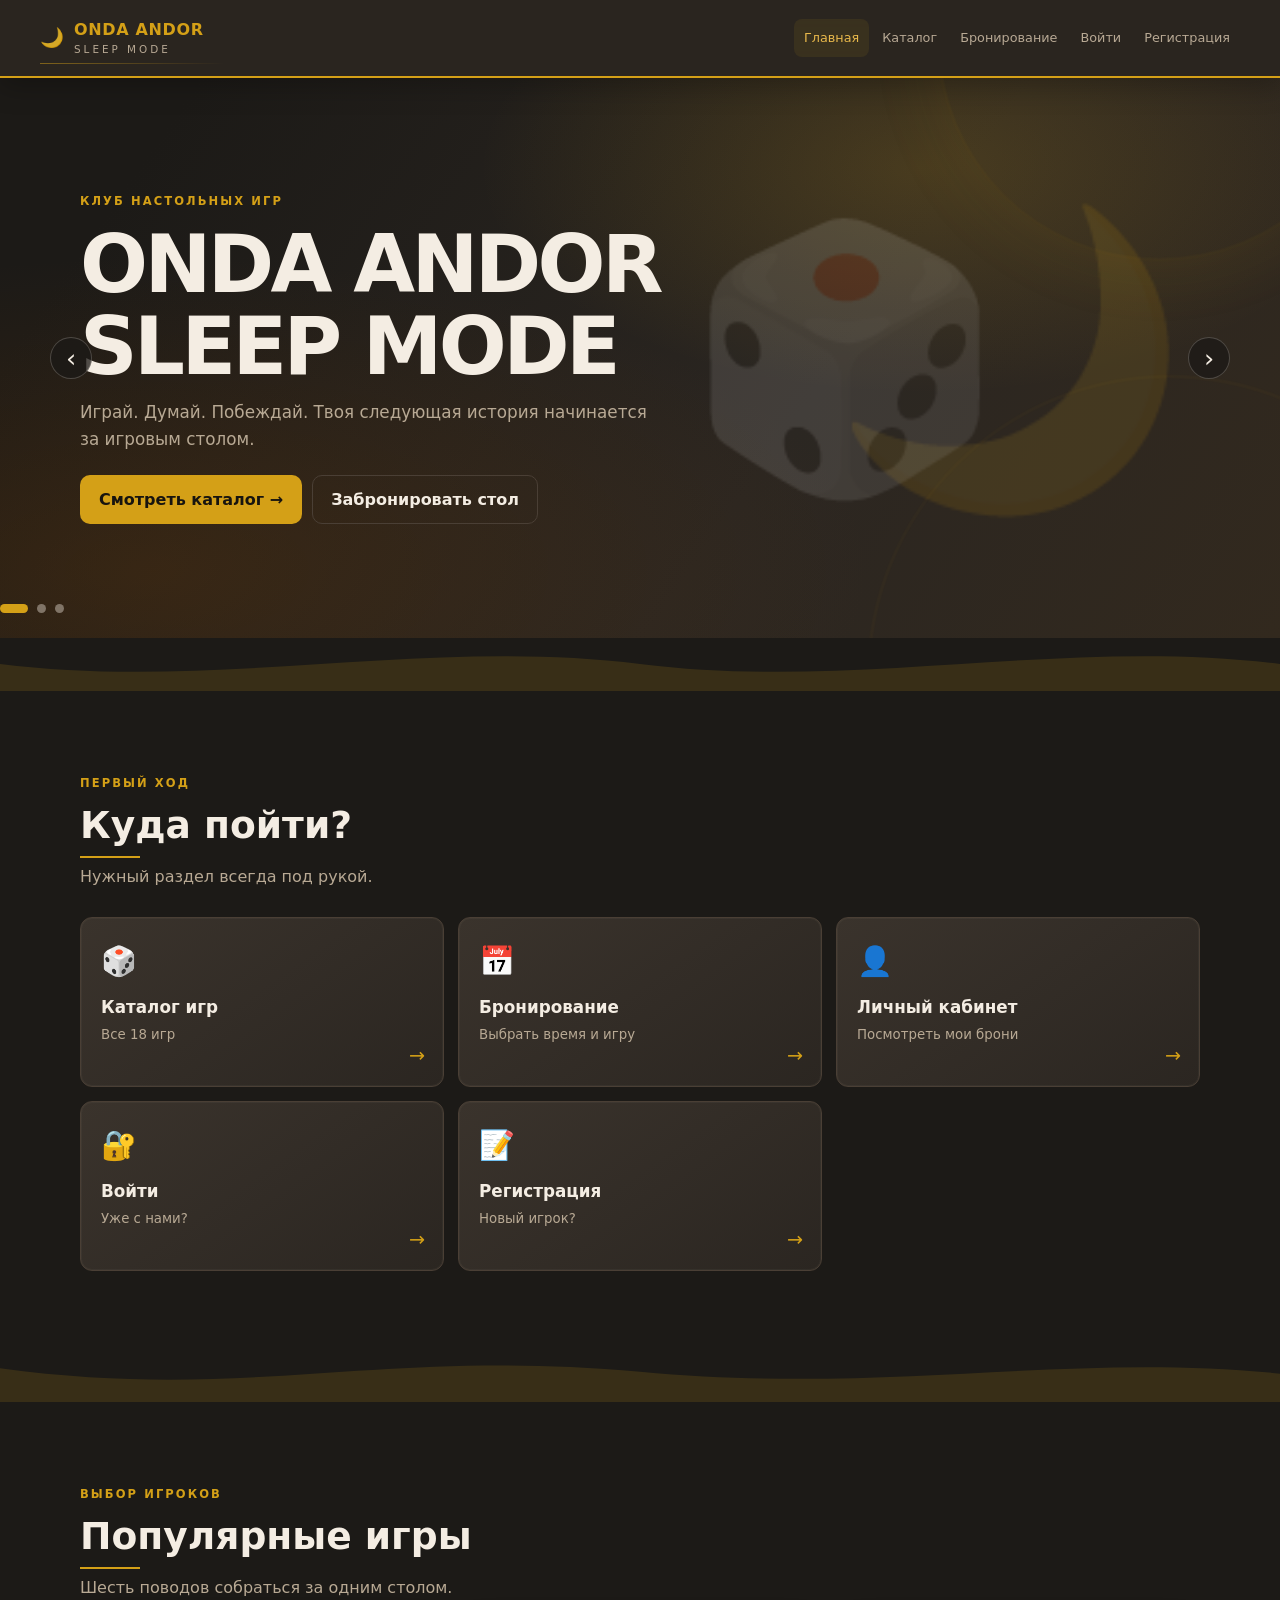
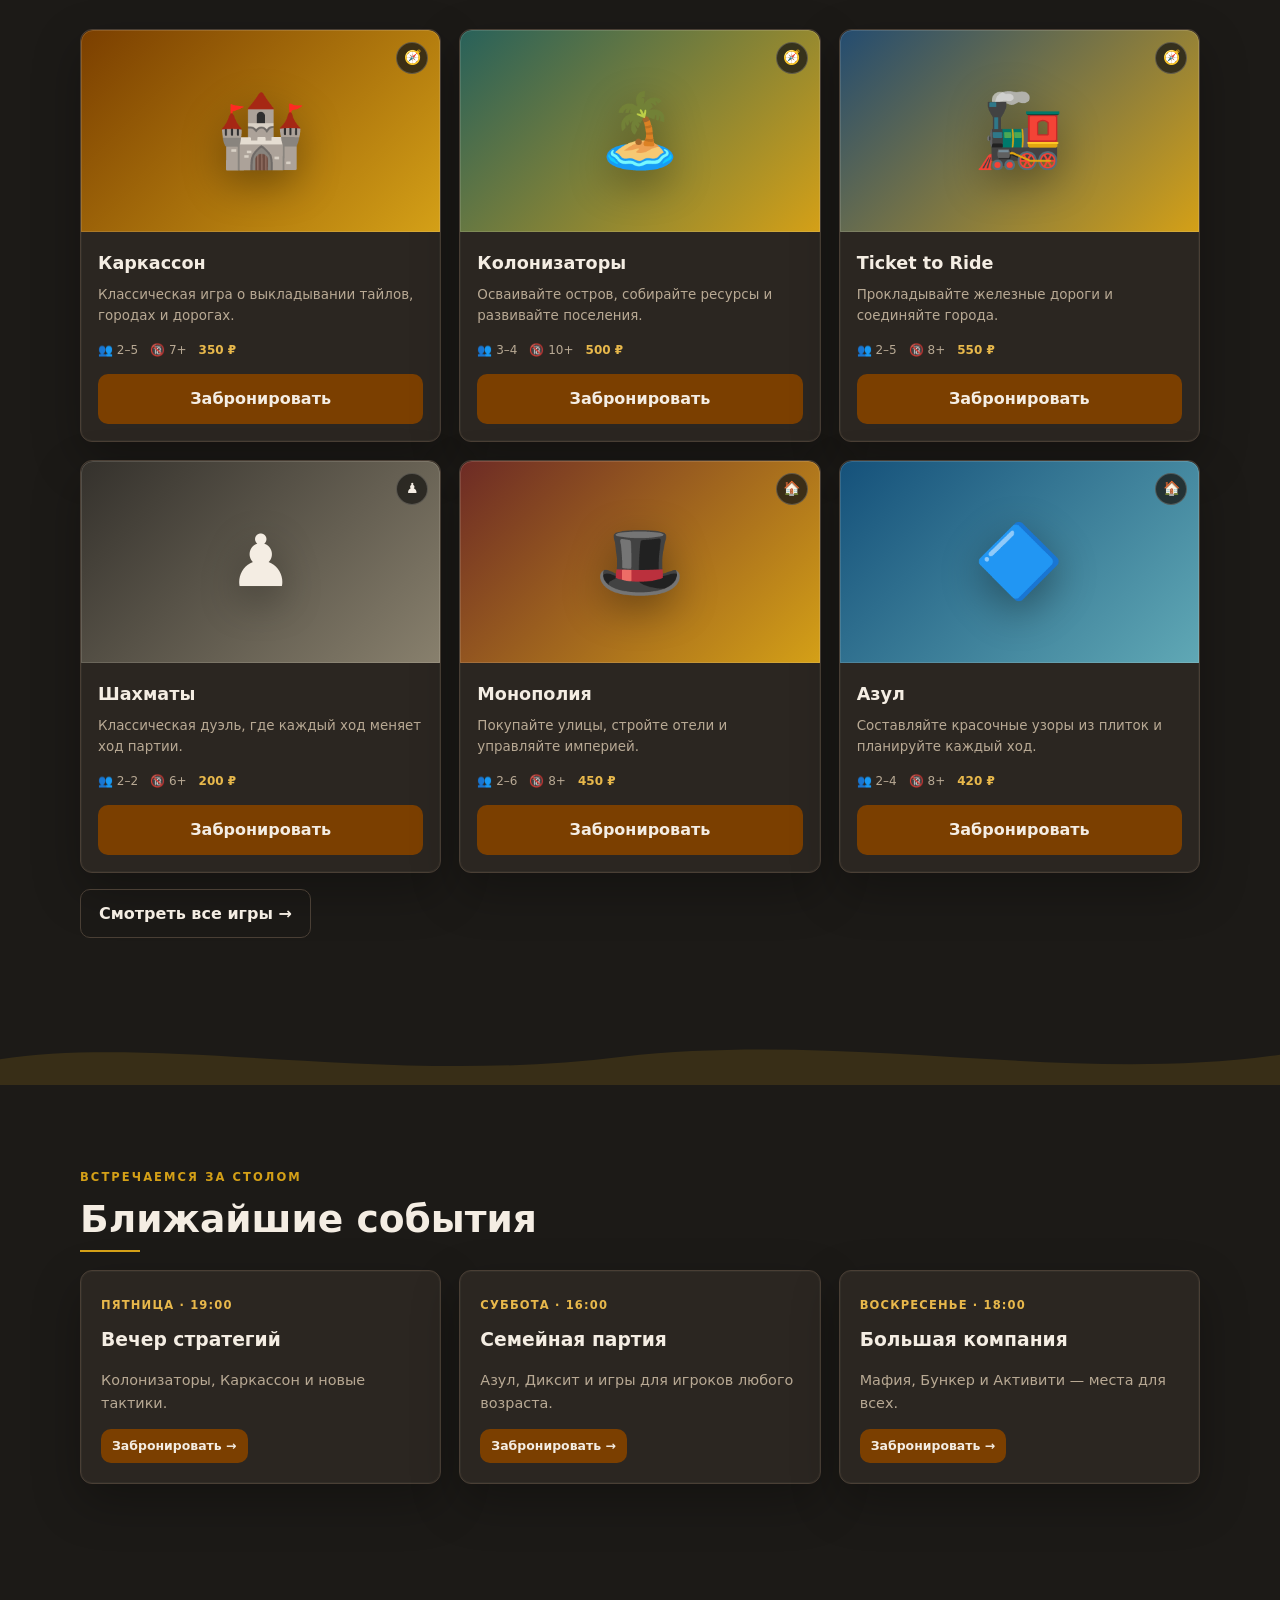
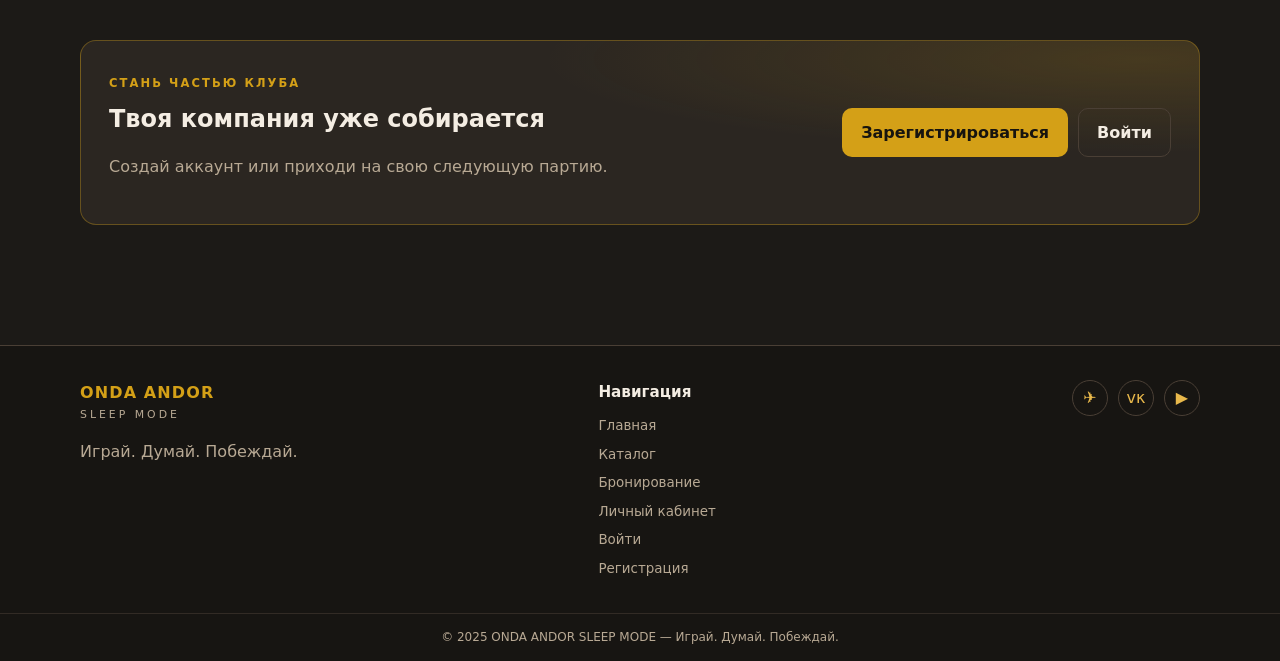
<file: уп мясников 4 курс/index.html>
<!doctype html>
<html lang="ru">
  <head>
    <meta charset="utf-8">
    <meta name="viewport" content="width=device-width, initial-scale=1">
    <meta name="theme-color" content="#1C1A17">
    <meta name="description" content="ONDA ANDOR SLEEP MODE — клуб настольных игр. Играй. Думай. Побеждай.">
    <title>ONDA ANDOR SLEEP MODE — Клуб настольных игр</title>
    <link rel="icon" href="data:image/svg+xml,%3Csvg xmlns='http://www.w3.org/2000/svg' viewBox='0 0 100 100'%3E%3Ctext y='.9em' font-size='90'%3E🎲%3C/text%3E%3C/svg%3E">
    <link rel="stylesheet" href="css/style.css">
    <script type="module" src="js/slider.js"></script>
  </head>
  <body>
    <div data-header></div>

    <main>
      <!-- ===== HERO / SLIDER ===== -->
      <section class="hero" aria-label="О клубе">
        <span class="hero-moon" aria-hidden="true">🌙</span>
        <button
          class="hero-control hero-prev"
          type="button"
          aria-label="Предыдущий слайд"
        >‹</button>
        <button
          class="hero-control hero-next"
          type="button"
          aria-label="Следующий слайд"
        >›</button>
        <div class="hero-inner">
          <div class="hero-slides" aria-live="polite">
            <article class="hero-slide is-active">
              <span class="slide-emblem" aria-hidden="true">🎲</span>
              <span class="eyebrow">Клуб настольных игр</span>
              <h1>ONDA ANDOR SLEEP MODE</h1>
              <p>Играй. Думай. Побеждай. Твоя следующая история начинается за игровым столом.</p>
              <div class="hero-actions">
                <a class="button button-accent" href="catalog.html">Смотреть каталог →</a>
                <a class="button button-ghost" href="booking.html">Забронировать стол</a>
              </div>
            </article>
            <article class="hero-slide">
              <span class="slide-emblem" aria-hidden="true">🏆</span>
              <span class="eyebrow">Твой ход</span>
              <h2>Играй. Думай. Побеждай.</h2>
              <p>Стратегии, семейные вечера и новые знакомства — выбирай свою партию.</p>
              <div class="hero-actions">
                <a class="button button-accent" href="catalog.html">Найти игру →</a>
                <a class="button button-ghost" href="booking.html">Забронировать стол</a>
              </div>
            </article>
            <article class="hero-slide">
              <span class="slide-emblem" aria-hidden="true">🎭</span>
              <span class="eyebrow">Коллекция клуба</span>
              <h2>18 игр — от классики до вечеринок</h2>
              <p>Для дуэли, семейного вечера и компании, которой мало одного стола.</p>
              <div class="hero-actions">
                <a class="button button-accent" href="catalog.html">Смотреть все игры →</a>
                <a class="button button-ghost" href="booking.html">Выбрать время</a>
              </div>
            </article>
          </div>
        </div>
        <div class="hero-dots" aria-label="Выбор слайда"></div>
      </section>

      <div class="wave-divider" aria-hidden="true">
        <svg viewBox="0 0 1440 80" preserveAspectRatio="none">
          <path fill="currentColor" d="M0,40 C240,80 480,0 720,40 C960,80 1200,0 1440,40 L1440,80 L0,80 Z"></path>
        </svg>
      </div>

      <!-- ===== QUICK LINKS ===== -->
      <section class="section quick-links" aria-labelledby="quick-title">
        <div class="container">
          <div class="section-heading">
            <span class="eyebrow">Первый ход</span>
            <h2 id="quick-title">Куда пойти?</h2>
            <p class="muted">Нужный раздел всегда под рукой.</p>
          </div>
          <div class="quick-grid" data-quicklinks></div>
        </div>
      </section>

      <div class="wave-divider" aria-hidden="true">
        <svg viewBox="0 0 1440 80" preserveAspectRatio="none">
          <path fill="currentColor" d="M0,30 C280,80 420,0 720,35 C1000,70 1200,5 1440,38 L1440,80 L0,80 Z"></path>
        </svg>
      </div>

      <!-- ===== POPULAR GAMES ===== -->
      <section class="section" aria-labelledby="popular-title">
        <div class="container">
          <div class="section-heading">
            <span class="eyebrow">Выбор игроков</span>
            <h2 id="popular-title">Популярные игры</h2>
            <p class="muted">Шесть поводов собраться за одним столом.</p>
          </div>
          <div class="game-grid" id="popular-games"></div>
          <p><a class="button button-ghost" href="catalog.html">Смотреть все игры →</a></p>
        </div>
      </section>

      <div class="wave-divider" aria-hidden="true">
        <svg viewBox="0 0 1440 80" preserveAspectRatio="none">
          <path fill="currentColor" d="M0,42 C180,5 440,82 700,38 C960,0 1200,80 1440,35 L1440,80 L0,80 Z"></path>
        </svg>
      </div>

      <!-- ===== EVENTS ===== -->
      <section class="section" aria-labelledby="events-title">
        <div class="container">
          <div class="section-heading">
            <span class="eyebrow">Встречаемся за столом</span>
            <h2 id="events-title">Ближайшие события</h2>
          </div>
          <div class="event-grid">
            <a class="event-card" href="booking.html">
              <span class="event-date">ПЯТНИЦА · 19:00</span>
              <h3>Вечер стратегий</h3>
              <p>Колонизаторы, Каркассон и новые тактики.</p>
              <span class="button button-small">Забронировать →</span>
            </a>
            <a class="event-card" href="booking.html">
              <span class="event-date">СУББОТА · 16:00</span>
              <h3>Семейная партия</h3>
              <p>Азул, Диксит и игры для игроков любого возраста.</p>
              <span class="button button-small">Забронировать →</span>
            </a>
            <a class="event-card" href="booking.html">
              <span class="event-date">ВОСКРЕСЕНЬЕ · 18:00</span>
              <h3>Большая компания</h3>
              <p>Мафия, Бункер и Активити — места для всех.</p>
              <span class="button button-small">Забронировать →</span>
            </a>
          </div>
        </div>
      </section>

      <!-- ===== JOIN THE CLUB ===== -->
      <section class="section">
        <div class="container">
          <div class="cta-panel">
            <div>
              <span class="eyebrow">Стань частью клуба</span>
              <h2>Твоя компания уже собирается</h2>
              <p class="muted">Создай аккаунт или приходи на свою следующую партию.</p>
            </div>
            <div class="hero-actions">
              <a class="button button-accent" href="register.html">Зарегистрироваться</a>
              <a class="button button-ghost" href="login.html">Войти</a>
            </div>
          </div>
        </div>
      </section>
    </main>

    <div data-footer></div>
  </body>
</html>
</file>
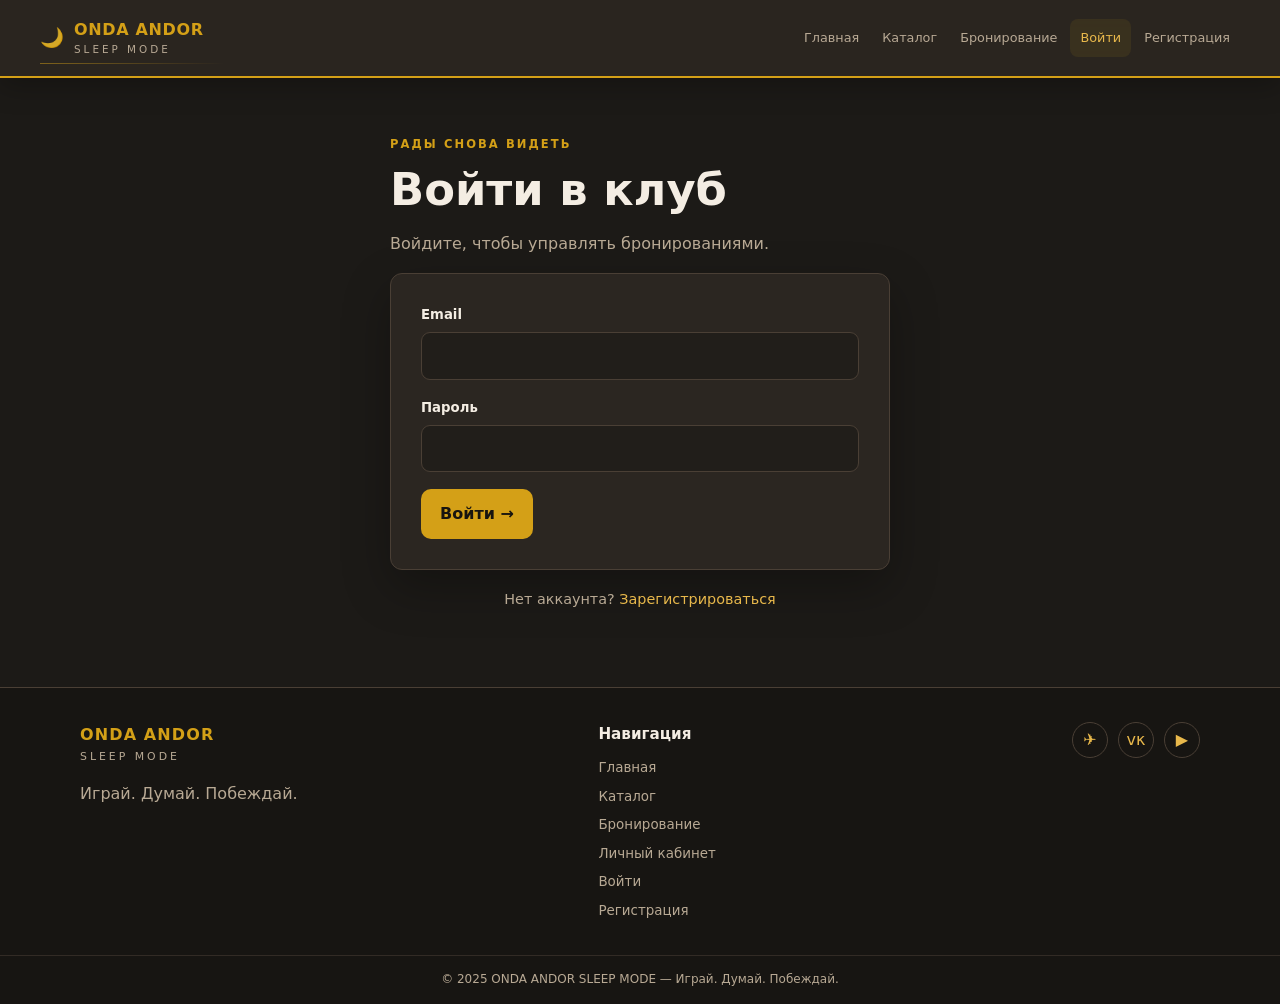
<file: уп мясников 4 курс/admin.html>
<!doctype html>
<html lang="ru">
  <head>
    <meta charset="utf-8">
    <meta name="viewport" content="width=device-width, initial-scale=1">
    <meta name="theme-color" content="#1C1A17">
    <title>ONDA ANDOR SLEEP MODE — Админ-панель</title>
    <link rel="icon" href="data:image/svg+xml,%3Csvg xmlns='http://www.w3.org/2000/svg' viewBox='0 0 100 100'%3E%3Ctext y='.9em' font-size='90'%3E🎲%3C/text%3E%3C/svg%3E">
    <link rel="stylesheet" href="css/style.css">
    <link rel="stylesheet" href="css/admin.css">
    <script type="module" src="js/admin.js"></script>
  </head>
  <body>
    <div data-header></div>
    <main class="container section">
      <span class="eyebrow">Управление клубом</span>
      <h1>ONDA ANDOR SLEEP MODE — Панель администратора</h1>

      <section class="admin-stats" aria-label="Статистика">
        <article class="stat-card"><strong id="stat-games">0</strong><span>Игр</span></article>
        <article class="stat-card"><strong id="stat-bookings">0</strong><span>Бронирований</span></article>
        <article class="stat-card"><strong id="stat-users">0</strong><span>Пользователей</span></article>
      </section>

      <div
        class="admin-tabs"
        role="tablist"
        aria-label="Разделы админ-панели"
      >
        <button
          class="admin-tab is-active"
          id="tab-games"
          type="button"
          role="tab"
          aria-selected="true"
          data-tab="games"
        >Игры</button>
        <button
          class="admin-tab"
          id="tab-bookings"
          type="button"
          role="tab"
          aria-selected="false"
          data-tab="bookings"
        >Бронирования</button>
        <button
          class="admin-tab"
          id="tab-users"
          type="button"
          role="tab"
          aria-selected="false"
          data-tab="users"
        >Пользователи</button>
      </div>

      <section
        class="admin-panel is-active"
        id="panel-games"
        role="tabpanel"
        aria-labelledby="tab-games"
      >
        <form
          class="form-card form-grid admin-game-form"
          id="game-form"
          novalidate
        >
          <h2 class="form-wide" id="game-form-title">Добавить игру</h2>
          <input type="hidden" name="id">
          <div class="field"><label for="game-title">Название</label><input id="game-title" name="title" required></div>
          <div class="field"><label for="game-genre">Жанр</label><input id="game-genre" name="genre" required></div>
          <div class="field"><label for="players-min">Игроков от</label><input id="players-min" name="playersMin" type="number" min="1" max="20" required></div>
          <div class="field"><label for="players-max">Игроков до</label><input id="players-max" name="playersMax" type="number" min="1" max="20" required></div>
          <div class="field"><label for="game-age">Возраст</label><input id="game-age" name="age" type="number" min="0" required></div>
          <div class="field"><label for="game-price">Цена (₽)</label><input id="game-price" name="price" type="number" min="0" required></div>
          <div class="field"><label for="game-emoji">Эмодзи</label><input id="game-emoji" name="emoji" value="🎲" maxlength="8"></div>
          <div class="field"><label for="game-gradient">Градиент CSS</label><input id="game-gradient" name="gradient" value="linear-gradient(135deg, #7B3F00, #D4A017)" required></div>
          <div class="field form-wide"><label for="game-description">Описание</label><textarea id="game-description" name="description"></textarea></div>
          <div class="form-wide">
            <button class="button button-accent" type="submit">Сохранить игру</button>
            <button
              class="button button-ghost is-hidden"
              id="game-cancel"
              type="button"
            >Отмена</button>
          </div>
        </form>
        <div class="table-wrap">
          <table class="admin-table">
            <thead><tr><th>Игра</th><th>Жанр</th><th>Игроки</th><th>Возраст</th><th>Цена</th><th>Действия</th></tr></thead>
            <tbody id="games-table"></tbody>
          </table>
        </div>
      </section>

      <section
        class="admin-panel"
        id="panel-bookings"
        role="tabpanel"
        aria-labelledby="tab-bookings"
      >
        <div class="table-wrap">
          <table class="admin-table">
            <thead><tr><th>Номер</th><th>Клиент</th><th>Дата и время</th><th>Гости</th><th>Игра</th><th>Статус</th><th>Действия</th></tr></thead>
            <tbody id="bookings-table"></tbody>
          </table>
        </div>
      </section>

      <section
        class="admin-panel"
        id="panel-users"
        role="tabpanel"
        aria-labelledby="tab-users"
      >
        <div class="table-wrap">
          <table class="admin-table">
            <thead><tr><th>Имя</th><th>Email</th><th>Телефон</th><th>Роль</th><th>Действия</th></tr></thead>
            <tbody id="users-table"></tbody>
          </table>
        </div>
      </section>
    </main>
    <div data-footer></div>
  </body>
</html>
</file>
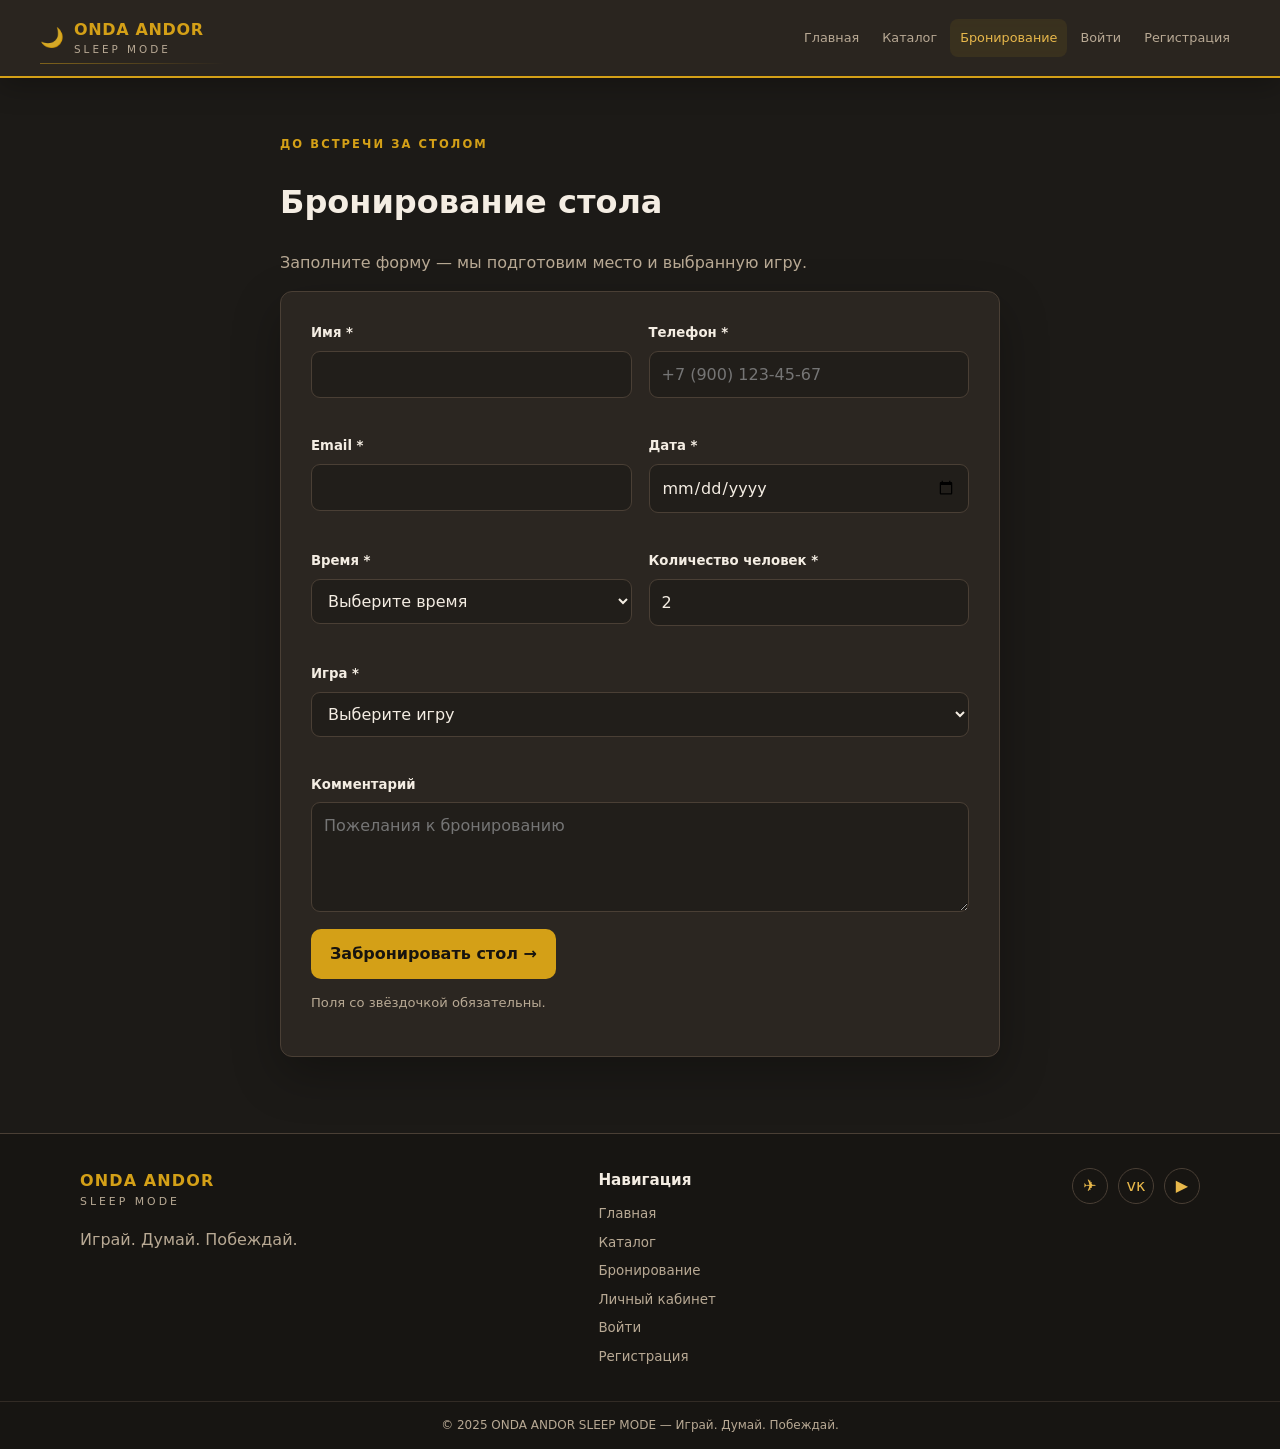
<file: уп мясников 4 курс/booking.html>
<!doctype html>
<html lang="ru">
  <head>
    <meta charset="utf-8">
    <meta name="viewport" content="width=device-width, initial-scale=1">
    <meta name="theme-color" content="#1C1A17">
    <title>ONDA ANDOR SLEEP MODE — Бронирование стола</title>
    <link rel="icon" href="data:image/svg+xml,%3Csvg xmlns='http://www.w3.org/2000/svg' viewBox='0 0 100 100'%3E%3Ctext y='.9em' font-size='90'%3E🎲%3C/text%3E%3C/svg%3E">
    <link rel="stylesheet" href="css/style.css">
    <script type="module" src="js/booking.js"></script>
  </head>
  <body>
    <div data-header></div>
    <main class="booking-wrap">
      <span class="eyebrow">До встречи за столом</span>
      <h1>Бронирование стола</h1>
      <p class="muted">Заполните форму — мы подготовим место и выбранную игру.</p>

      <form
        class="form-card form-grid"
        id="booking-form"
        novalidate
      >
        <div class="field">
          <label for="name">Имя *</label>
          <input
            id="name"
            name="name"
            autocomplete="name"
            required
            aria-describedby="name-error"
          >
          <span class="field-error" id="name-error"></span>
        </div>
        <div class="field">
          <label for="phone">Телефон *</label>
          <input
            id="phone"
            name="phone"
            type="tel"
            placeholder="+7 (900) 123-45-67"
            autocomplete="tel"
            required
            aria-describedby="phone-error"
          >
          <span class="field-error" id="phone-error"></span>
        </div>
        <div class="field">
          <label for="email">Email *</label>
          <input
            id="email"
            name="email"
            type="email"
            autocomplete="email"
            required
            aria-describedby="email-error"
          >
          <span class="field-error" id="email-error"></span>
        </div>
        <div class="field">
          <label for="date">Дата *</label>
          <input
            id="date"
            name="date"
            type="date"
            required
            aria-describedby="date-error"
          >
          <span class="field-error" id="date-error"></span>
        </div>
        <div class="field">
          <label for="time">Время *</label>
          <select
            id="time"
            name="time"
            required
            aria-describedby="time-error"
          >
            <option value="">Выберите время</option>
            <option value="12:00">12:00</option>
            <option value="14:00">14:00</option>
            <option value="16:00">16:00</option>
            <option value="18:00">18:00</option>
            <option value="20:00">20:00</option>
          </select>
          <span class="field-error" id="time-error"></span>
        </div>
        <div class="field">
          <label for="people">Количество человек *</label>
          <input
            id="people"
            name="people"
            type="number"
            min="1"
            max="12"
            value="2"
            required
            aria-describedby="people-error"
          >
          <span class="field-error" id="people-error"></span>
        </div>
        <div class="field form-wide">
          <label for="game">Игра *</label>
          <select
            id="game"
            name="game"
            required
            aria-describedby="game-error"
          >
            <option value="">Выберите игру</option>
          </select>
          <span class="field-error" id="game-error"></span>
        </div>
        <div class="field form-wide">
          <label for="comment">Комментарий</label>
          <textarea
            id="comment"
            name="comment"
            placeholder="Пожелания к бронированию"
          ></textarea>
        </div>
        <div class="form-wide">
          <button class="button button-accent" type="submit">Забронировать стол →</button>
          <p class="form-note">Поля со звёздочкой обязательны.</p>
          <div id="booking-result" aria-live="polite"></div>
        </div>
      </form>
    </main>
    <div data-footer></div>
  </body>
</html>
</file>
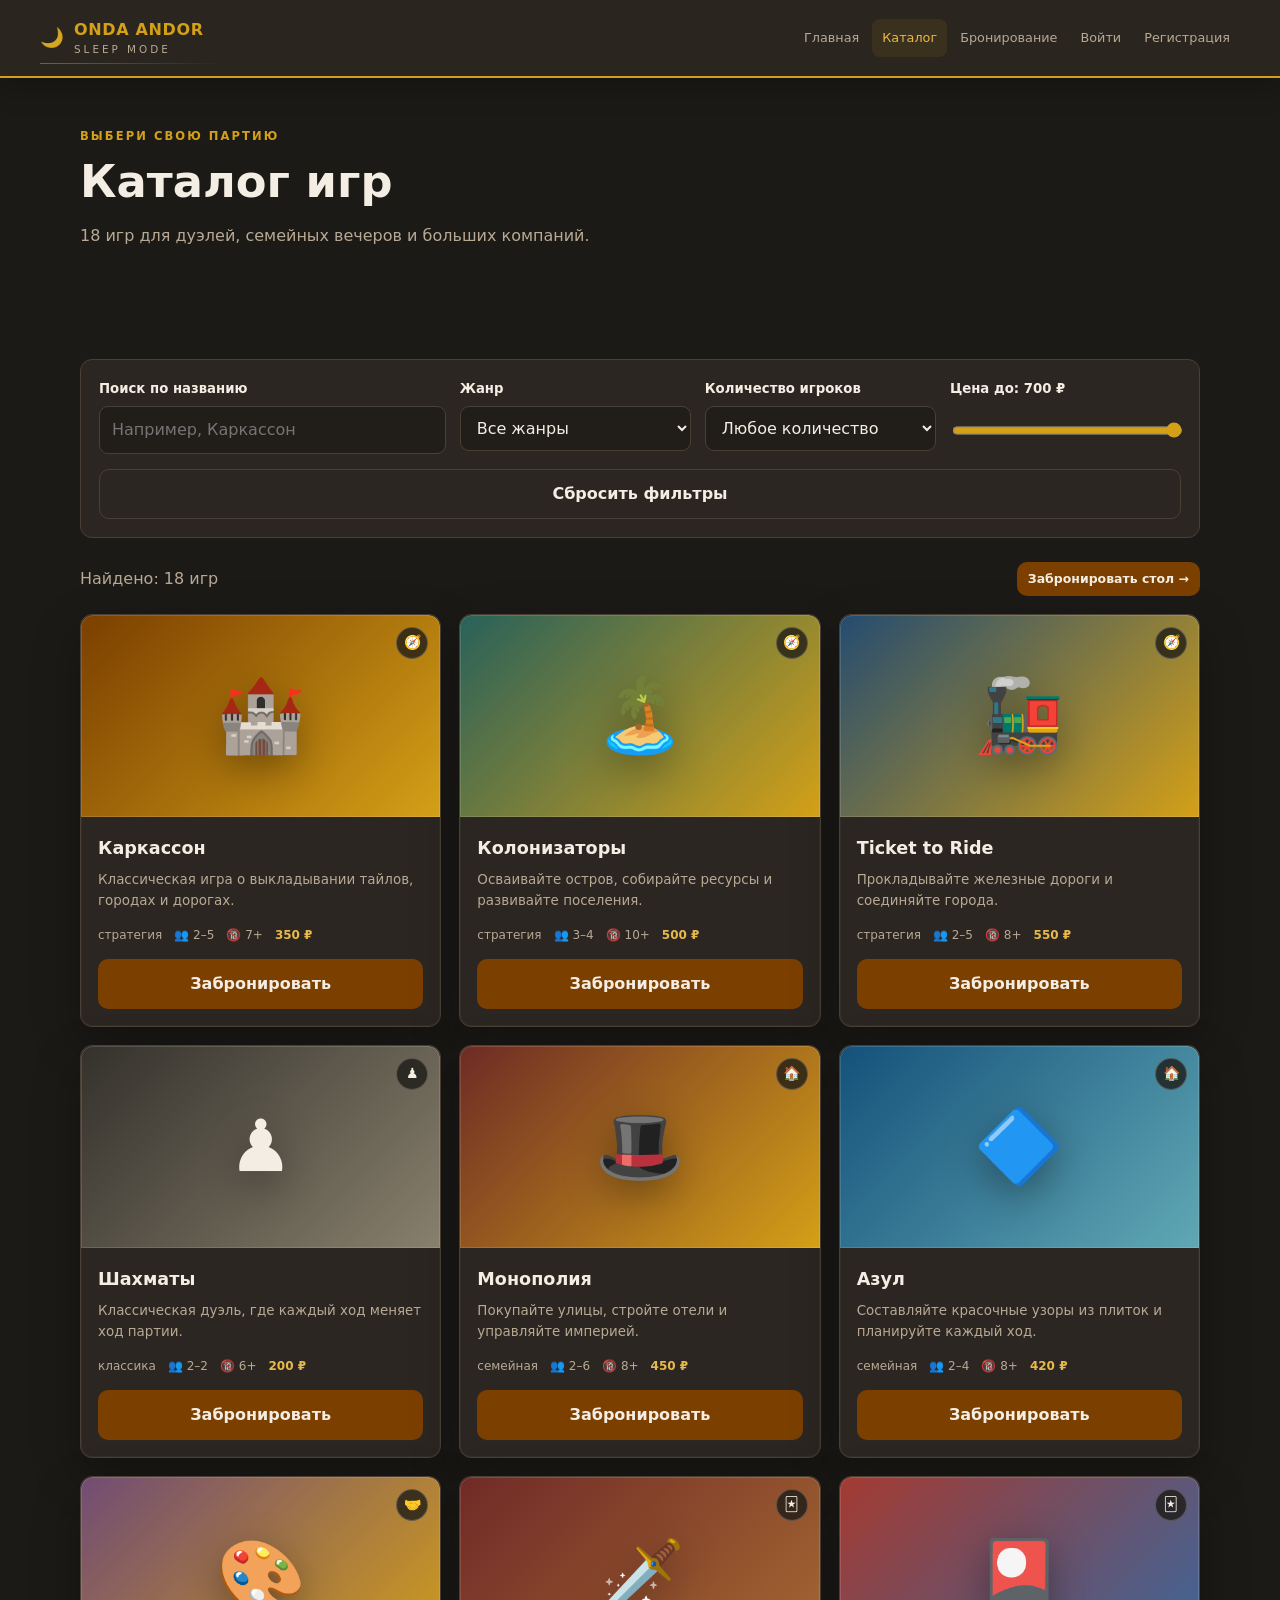
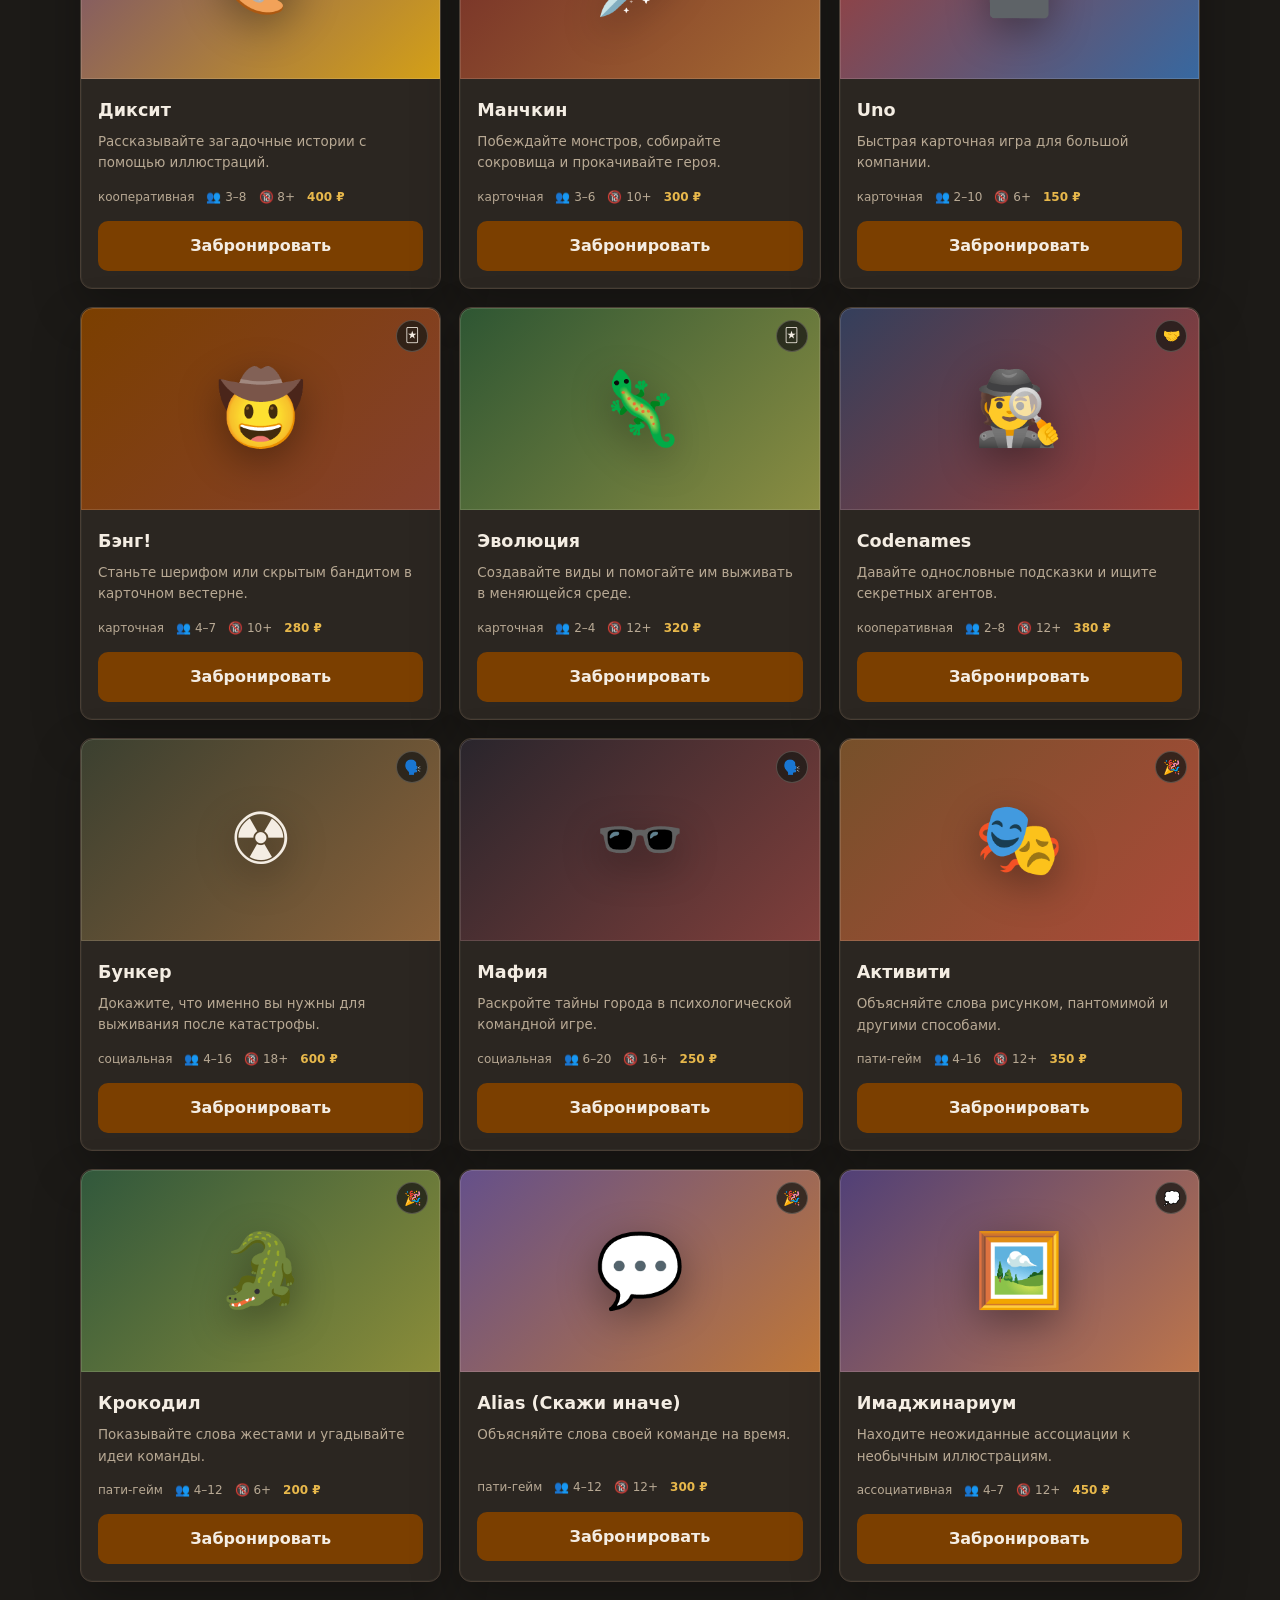
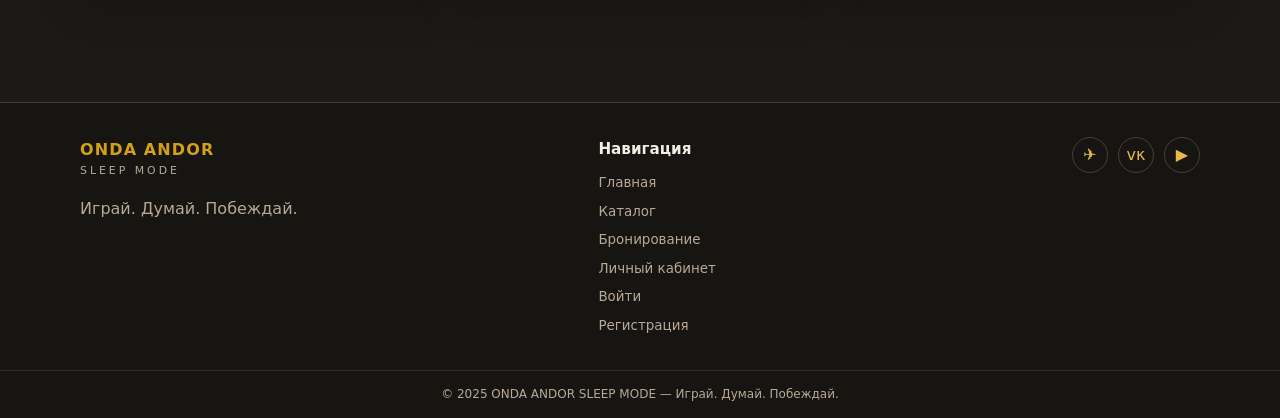
<file: уп мясников 4 курс/catalog.html>
<!doctype html>
<html lang="ru">
  <head>
    <meta charset="utf-8">
    <meta name="viewport" content="width=device-width, initial-scale=1">
    <meta name="theme-color" content="#1C1A17">
    <title>ONDA ANDOR SLEEP MODE — Каталог игр</title>
    <link rel="icon" href="data:image/svg+xml,%3Csvg xmlns='http://www.w3.org/2000/svg' viewBox='0 0 100 100'%3E%3Ctext y='.9em' font-size='90'%3E🎲%3C/text%3E%3C/svg%3E">
    <link rel="stylesheet" href="css/style.css">
    <script type="module" src="js/catalog.js"></script>
  </head>
  <body>
    <div data-header></div>
    <main>
      <section class="page-intro container">
        <span class="eyebrow">Выбери свою партию</span>
        <h1>Каталог игр</h1>
        <p>18 игр для дуэлей, семейных вечеров и больших компаний.</p>
      </section>

      <section class="section" aria-label="Фильтры каталога">
        <div class="container">
          <form class="filter-bar" id="catalog-filters">
            <div class="field">
              <label for="search">Поиск по названию</label>
              <input
                id="search"
                name="search"
                type="search"
                placeholder="Например, Каркассон"
              >
            </div>
            <div class="field">
              <label for="genre">Жанр</label>
              <select id="genre" name="genre">
                <option value="">Все жанры</option>
              </select>
            </div>
            <div class="field">
              <label for="players">Количество игроков</label>
              <select id="players" name="players">
                <option value="">Любое количество</option>
                <option value="2">2 игрока</option>
                <option value="3-4">3–4 игрока</option>
                <option value="5-8">5–8 игроков</option>
                <option value="9+">9 и более</option>
              </select>
            </div>
            <div class="field">
              <label for="price">Цена до: <span id="price-value">700 ₽</span></label>
              <input
                id="price"
                name="price"
                type="range"
                min="100"
                max="700"
                step="10"
                value="700"
              >
            </div>
            <button class="button button-ghost form-wide" type="reset">Сбросить фильтры</button>
          </form>

          <div class="catalog-tools">
            <span
              class="muted"
              id="results-count"
              aria-live="polite"
            >Найдено: 0 игр</span>
            <a class="button button-small" href="booking.html">Забронировать стол →</a>
          </div>
          <div class="game-grid" id="catalog-games"></div>
        </div>
      </section>
    </main>
    <div data-footer></div>
  </body>
</html>
</file>
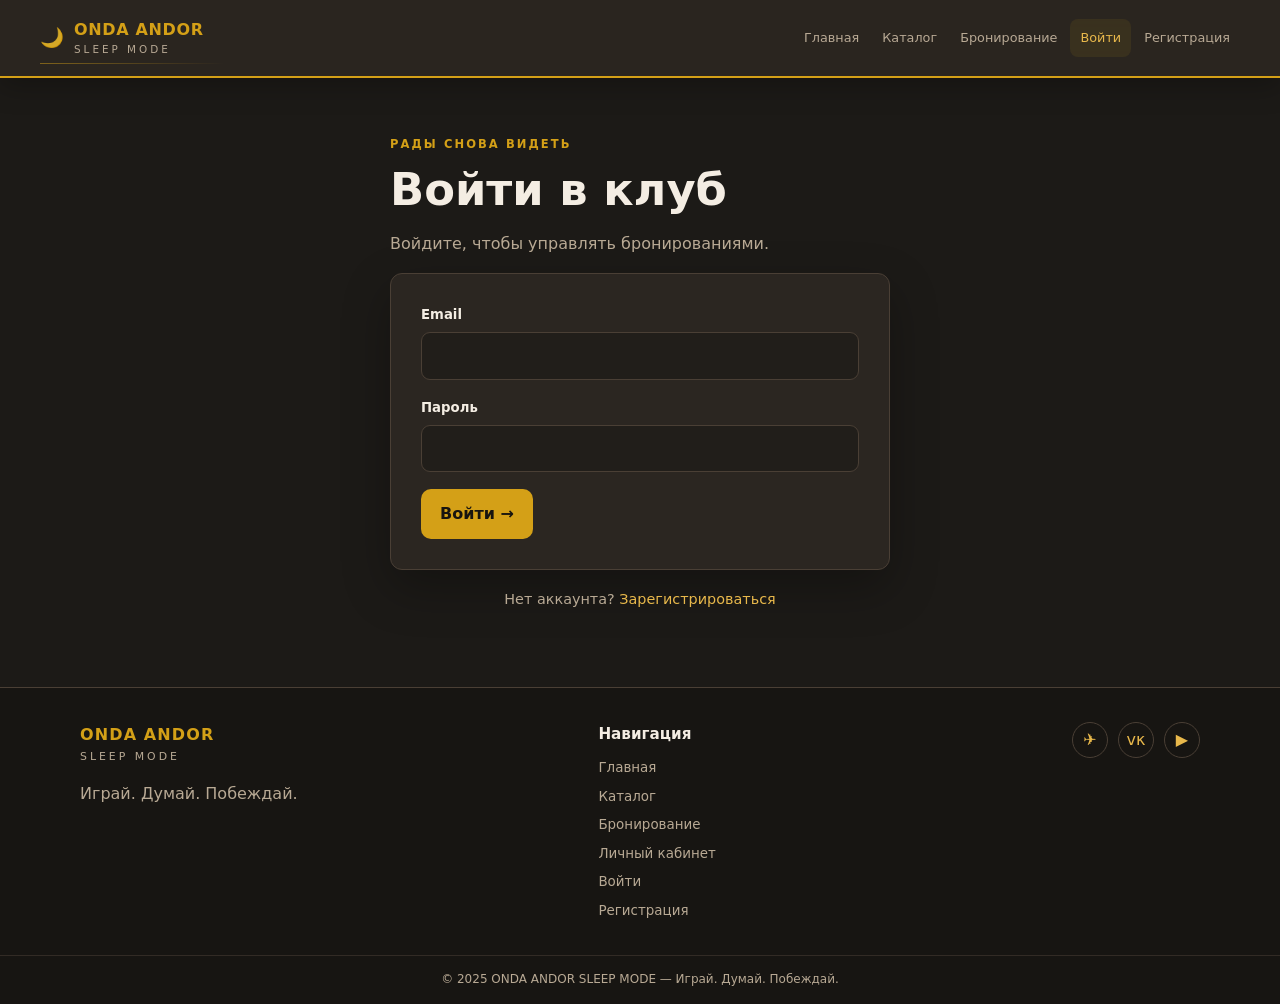
<file: уп мясников 4 курс/login.html>
<!doctype html>
<html lang="ru">
  <head>
    <meta charset="utf-8">
    <meta name="viewport" content="width=device-width, initial-scale=1">
    <meta name="theme-color" content="#1C1A17">
    <title>ONDA ANDOR SLEEP MODE — Вход</title>
    <link rel="icon" href="data:image/svg+xml,%3Csvg xmlns='http://www.w3.org/2000/svg' viewBox='0 0 100 100'%3E%3Ctext y='.9em' font-size='90'%3E🎲%3C/text%3E%3C/svg%3E">
    <link rel="stylesheet" href="css/style.css">
    <script type="module" src="js/auth-pages.js"></script>
  </head>
  <body>
    <div data-header></div>
    <main class="auth-wrap">
      <span class="eyebrow">Рады снова видеть</span>
      <h1>Войти в клуб</h1>
      <p class="muted">Войдите, чтобы управлять бронированиями.</p>
      <form
        class="form-card form-grid"
        id="login-form"
        novalidate
      >
        <div class="field form-wide">
          <label for="email">Email</label>
          <input
            id="email"
            name="email"
            type="email"
            autocomplete="email"
            required
          >
        </div>
        <div class="field form-wide">
          <label for="password">Пароль</label>
          <input
            id="password"
            name="password"
            type="password"
            autocomplete="current-password"
            required
          >
        </div>
        <div class="form-wide">
          <button class="button button-accent" type="submit">Войти →</button>
        </div>
      </form>
      <p class="auth-links">Нет аккаунта? <a href="register.html">Зарегистрироваться</a></p>
    </main>
    <div data-footer></div>
  </body>
</html>
</file>
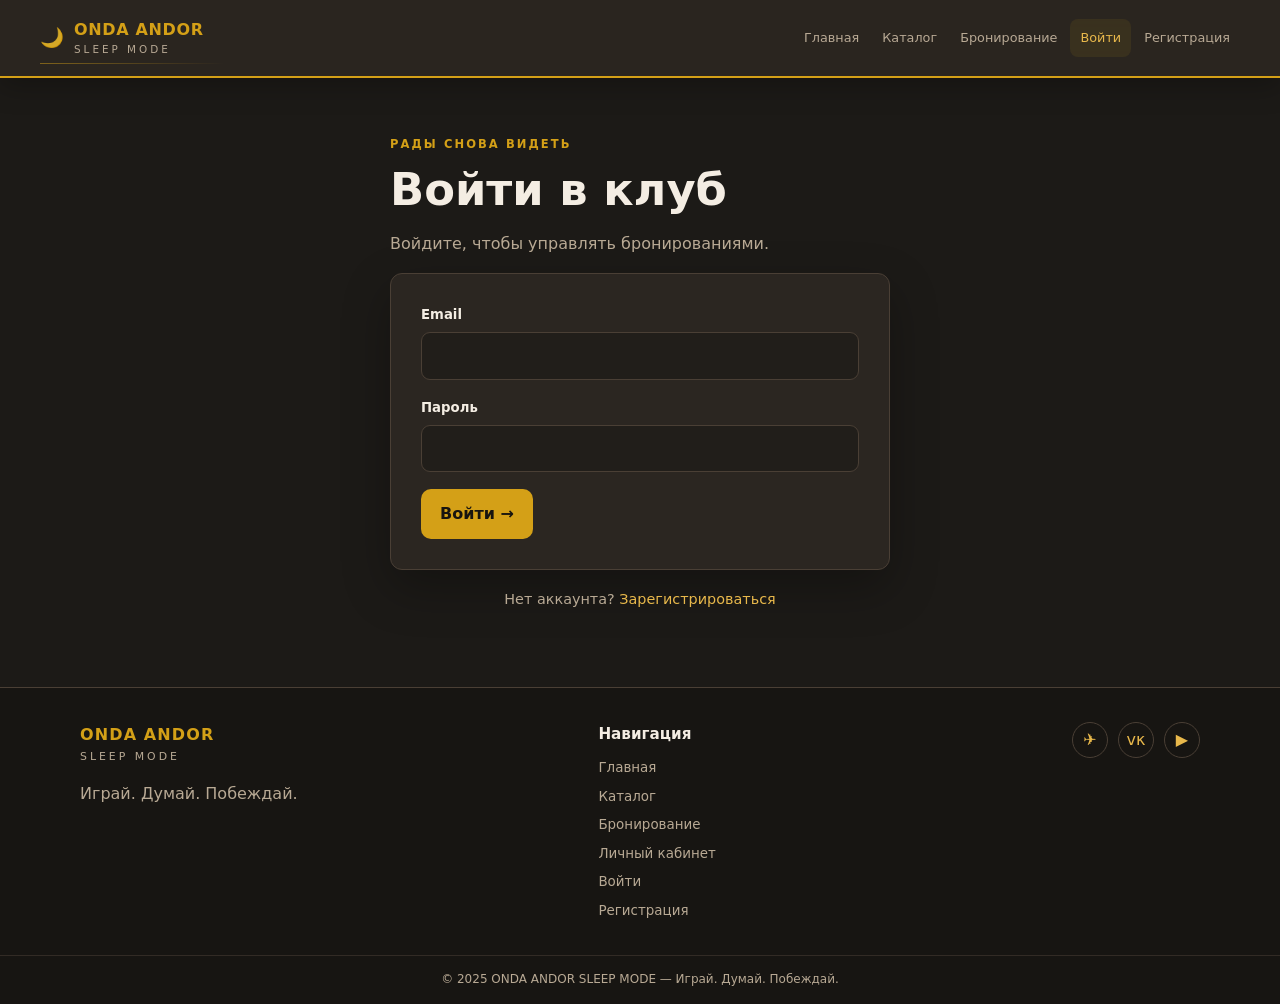
<file: уп мясников 4 курс/profile.html>
<!doctype html>
<html lang="ru">
  <head>
    <meta charset="utf-8">
    <meta name="viewport" content="width=device-width, initial-scale=1">
    <meta name="theme-color" content="#1C1A17">
    <title>ONDA ANDOR SLEEP MODE — Личный кабинет</title>
    <link rel="icon" href="data:image/svg+xml,%3Csvg xmlns='http://www.w3.org/2000/svg' viewBox='0 0 100 100'%3E%3Ctext y='.9em' font-size='90'%3E🎲%3C/text%3E%3C/svg%3E">
    <link rel="stylesheet" href="css/style.css">
    <script type="module" src="js/profile.js"></script>
  </head>
  <body>
    <div data-header></div>
    <main class="container section">
      <div class="profile-top">
        <div>
          <span class="eyebrow">Твоё пространство клуба</span>
          <h1 id="welcome">Личный кабинет</h1>
        </div>
        <a class="button button-accent" href="booking.html">Новая бронь →</a>
      </div>

      <section class="section" aria-labelledby="bookings-title">
        <div class="section-heading">
          <h2 id="bookings-title">Мои бронирования</h2>
        </div>
        <div class="booking-list" id="my-bookings"></div>
      </section>

      <section aria-labelledby="profile-title">
        <div class="section-heading">
          <h2 id="profile-title">Данные профиля</h2>
        </div>
        <form class="form-card form-grid" id="profile-form">
          <div class="field">
            <label for="profile-name">Имя</label>
            <input
              id="profile-name"
              name="name"
              required
            >
          </div>
          <div class="field">
            <label for="profile-phone">Телефон</label>
            <input
              id="profile-phone"
              name="phone"
              type="tel"
              placeholder="+7 900 123-45-67"
            >
          </div>
          <div class="form-wide">
            <button class="button button-accent" type="submit">Сохранить изменения</button>
            <button
              class="button button-ghost"
              type="button"
              data-profile-logout
            >Выйти</button>
          </div>
        </form>
      </section>
    </main>
    <div data-footer></div>
  </body>
</html>
</file>
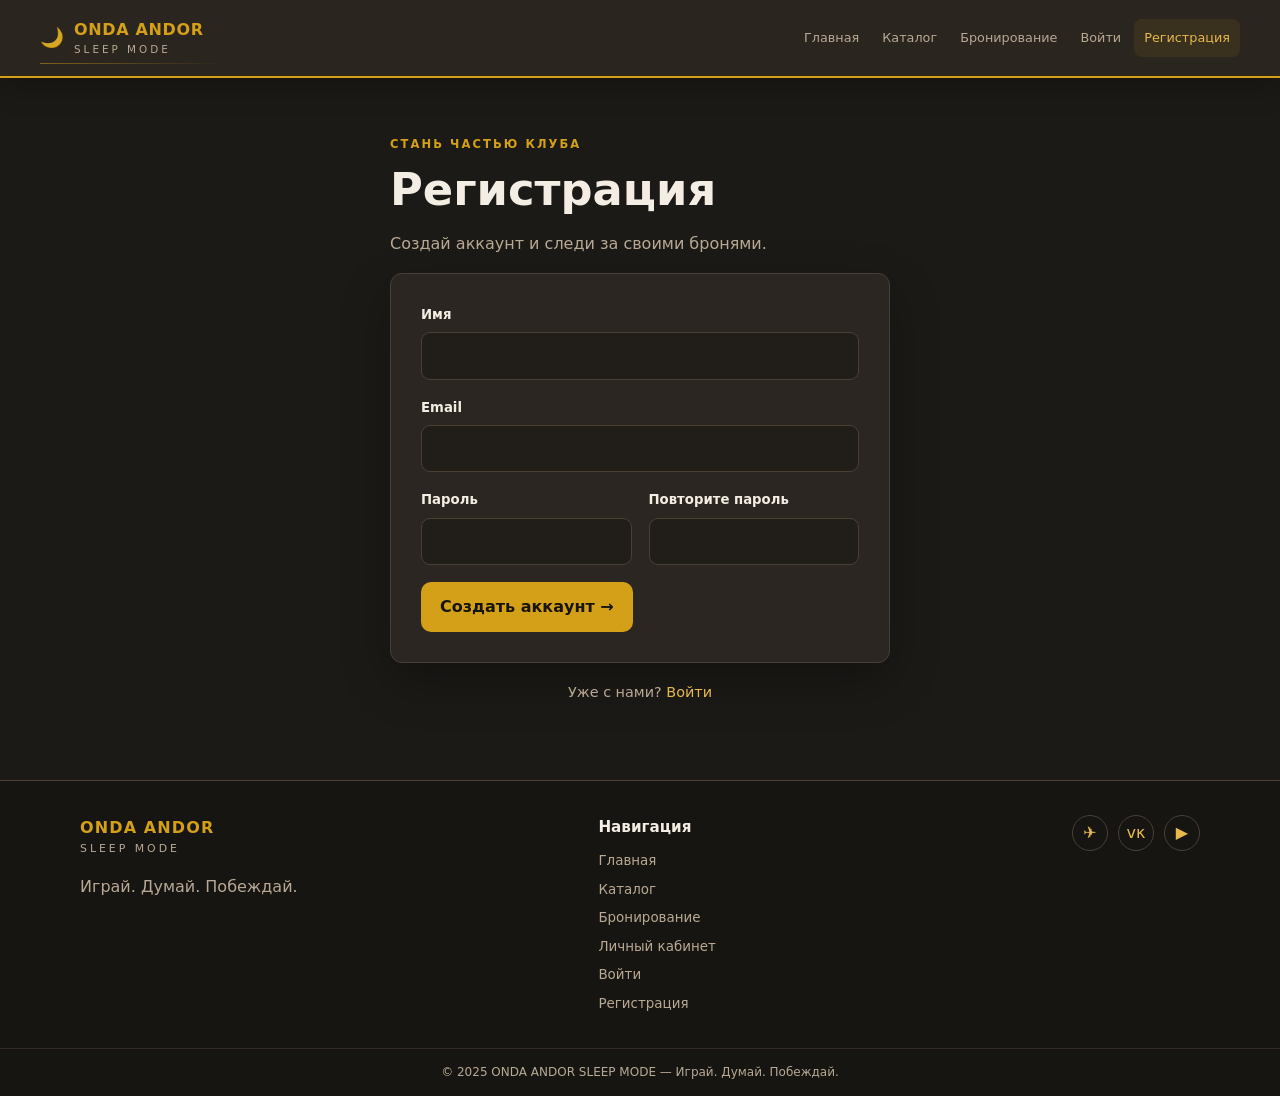
<file: уп мясников 4 курс/register.html>
<!doctype html>
<html lang="ru">
  <head>
    <meta charset="utf-8">
    <meta name="viewport" content="width=device-width, initial-scale=1">
    <meta name="theme-color" content="#1C1A17">
    <title>ONDA ANDOR SLEEP MODE — Регистрация</title>
    <link rel="icon" href="data:image/svg+xml,%3Csvg xmlns='http://www.w3.org/2000/svg' viewBox='0 0 100 100'%3E%3Ctext y='.9em' font-size='90'%3E🎲%3C/text%3E%3C/svg%3E">
    <link rel="stylesheet" href="css/style.css">
    <script type="module" src="js/auth-pages.js"></script>
  </head>
  <body>
    <div data-header></div>
    <main class="auth-wrap">
      <span class="eyebrow">Стань частью клуба</span>
      <h1>Регистрация</h1>
      <p class="muted">Создай аккаунт и следи за своими бронями.</p>
      <form
        class="form-card form-grid"
        id="register-form"
        novalidate
      >
        <div class="field form-wide">
          <label for="name">Имя</label>
          <input
            id="name"
            name="name"
            autocomplete="name"
            required
          >
        </div>
        <div class="field form-wide">
          <label for="email">Email</label>
          <input
            id="email"
            name="email"
            type="email"
            autocomplete="email"
            required
          >
        </div>
        <div class="field">
          <label for="password">Пароль</label>
          <input
            id="password"
            name="password"
            type="password"
            minlength="6"
            autocomplete="new-password"
            required
          >
        </div>
        <div class="field">
          <label for="confirmation">Повторите пароль</label>
          <input
            id="confirmation"
            name="confirmation"
            type="password"
            autocomplete="new-password"
            required
          >
        </div>
        <div class="form-wide">
          <button class="button button-accent" type="submit">Создать аккаунт →</button>
        </div>
      </form>
      <p class="auth-links">Уже с нами? <a href="login.html">Войти</a></p>
    </main>
    <div data-footer></div>
  </body>
</html>
</file>
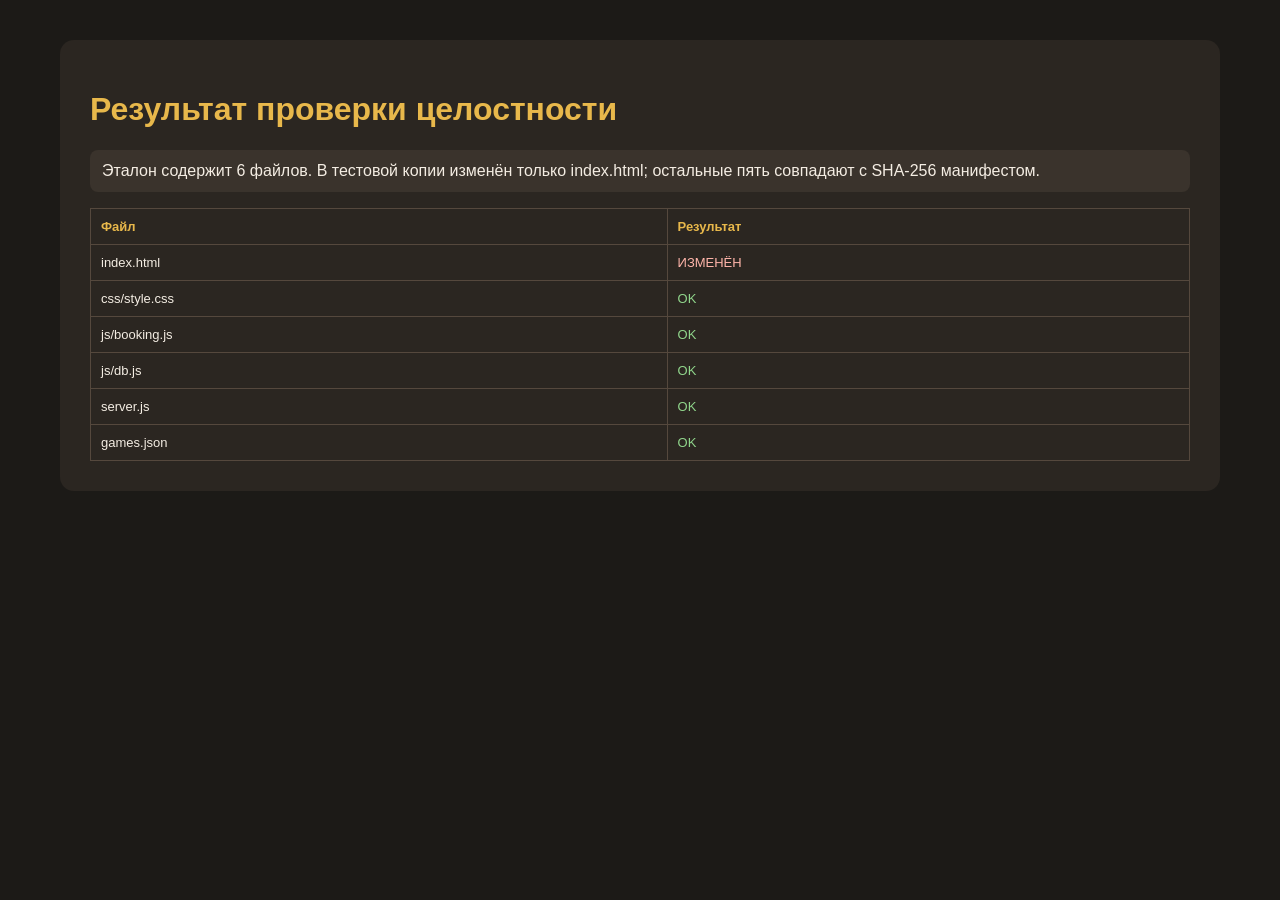
<file: уп мясников 4 курс/_doc_qa/integrity/evidence.html>
<!doctype html>
<html lang="ru">
  <head>
    <meta charset="utf-8">
    <meta name="viewport" content="width=device-width, initial-scale=1">
    <title>Результат проверки целостности</title>
    <style>
      body { margin: 0; padding: 40px; background: #1c1a17; color: #f4ede3; font: 16px "Segoe UI", Arial, sans-serif; }
      main { max-width: 1100px; margin: auto; padding: 30px; border-radius: 14px; background: #2b2621; }
      h1 { color: #e8b84b; }
      table { width: 100%; border-collapse: collapse; font-size: 13px; }
      th, td { border: 1px solid #55483d; padding: 10px; text-align: left; }
      th { color: #e8b84b; }
      .ok { color: #90d58b; }
      .changed { color: #ffb5aa; }
      .summary { padding: 12px; border-radius: 8px; background: #3a332c; }
    </style>
  </head>
  <body>
    <main>
      <h1>Результат проверки целостности</h1>
      <p class="summary">Эталон содержит 6 файлов. В тестовой копии изменён только index.html; остальные пять совпадают с SHA-256 манифестом.</p>
      <table>
        <thead><tr><th>Файл</th><th>Результат</th></tr></thead>
        <tbody>
          <tr><td>index.html</td><td class="changed">ИЗМЕНЁН</td></tr>
          <tr><td>css/style.css</td><td class="ok">OK</td></tr>
          <tr><td>js/booking.js</td><td class="ok">OK</td></tr>
          <tr><td>js/db.js</td><td class="ok">OK</td></tr>
          <tr><td>server.js</td><td class="ok">OK</td></tr>
          <tr><td>games.json</td><td class="ok">OK</td></tr>
        </tbody>
      </table>
    </main>
  </body>
</html>
</file>
<file: уп мясников 4 курс/css/style.css>
/* ===== TOKENS AND BASE ===== */
:root {
  --color-bg: #1C1A17;
  --color-surface: #2B2621;
  --color-surface-2: #3A332C;
  --color-primary: #7B3F00;
  --color-accent: #D4A017;
  --color-accent-2: #E8B84B;
  --color-danger: #A63A2E;
  --color-success: #4F7942;
  --color-text: #F4EDE3;
  --color-text-muted: #B8A994;
  --color-border: #4A3F35;
  --shadow-soft: 0 18px 48px rgba(0, 0, 0, 0.28);
  --glow-gold: 0 0 20px rgba(212, 160, 23, 0.25);
  --radius: 12px;
  --transition: 0.3s ease;
}

* {
  box-sizing: border-box;
}

html {
  scroll-behavior: smooth;
  overflow-x: clip;
}

body {
  margin: 0;
  min-width: 320px;
  background: var(--color-bg);
  color: var(--color-text);
  font-family: 'Segoe UI', 'Roboto', system-ui, sans-serif;
  line-height: 1.6;
}

button,
input,
select,
textarea {
  font: inherit;
}

button,
a {
  -webkit-tap-highlight-color: transparent;
}

a {
  color: inherit;
  text-decoration: none;
}

button {
  cursor: pointer;
}

img,
svg {
  max-width: 100%;
}

.container {
  width: min(1120px, calc(100% - 36px));
  margin-inline: auto;
}

.muted {
  color: var(--color-text-muted);
}

.eyebrow {
  color: var(--color-accent);
  font-size: 0.72rem;
  font-weight: 700;
  letter-spacing: 0.18em;
  text-transform: uppercase;
}

.section {
  position: relative;
  padding: 64px 0;
}

.section-heading {
  margin: 0 0 28px;
}

.section-heading h2,
.section-title {
  position: relative;
  width: fit-content;
  margin: 8px 0 12px;
  font-size: clamp(1.7rem, 4vw, 2.35rem);
  line-height: 1.2;
}

.section-heading h2::after,
.section-title::after {
  position: absolute;
  bottom: -10px;
  left: 0;
  width: 60px;
  height: 2px;
  background: var(--color-accent);
  content: '';
}

.section-heading p {
  margin: 16px 0 0;
}

/* ===== HEADER AND NAVIGATION ===== */
.site-header {
  position: sticky;
  z-index: 30;
  top: 0;
  border-bottom: 2px solid var(--color-accent);
  background: rgba(43, 38, 33, 0.96);
  box-shadow: 0 8px 28px rgba(0, 0, 0, 0.25);
  backdrop-filter: blur(14px);
}

.header-inner {
  display: flex;
  width: min(1200px, calc(100% - 32px));
  min-height: 76px;
  margin: auto;
  align-items: center;
  justify-content: space-between;
}

.brand {
  position: relative;
  display: inline-flex;
  align-items: center;
  gap: 10px;
}

.brand::after {
  position: absolute;
  right: -20px;
  bottom: -9px;
  left: 0;
  height: 1px;
  background: linear-gradient(90deg, var(--color-accent), transparent);
  content: '';
  opacity: 0.5;
}

.brand-moon {
  font-size: 1.2rem;
  opacity: 0.8;
}

.brand-name {
  display: grid;
  line-height: 1.1;
}

.brand-name strong {
  color: var(--color-accent);
  font-size: 1rem;
  font-weight: 700;
  letter-spacing: 0.04em;
}

.brand-name small {
  margin-top: 5px;
  color: var(--color-text-muted);
  font-size: 0.65rem;
  letter-spacing: 3px;
}

.menu-toggle {
  position: relative;
  z-index: 34;
  display: flex;
  width: 44px;
  height: 44px;
  padding: 11px;
  border: 1px solid var(--color-border);
  border-radius: 10px;
  background: var(--color-surface-2);
  flex-direction: column;
  justify-content: center;
  gap: 5px;
}

.menu-toggle span {
  width: 100%;
  height: 2px;
  border-radius: 2px;
  background: var(--color-text);
  transition: var(--transition);
}

.menu-toggle[aria-expanded='true'] span:first-child {
  transform: translateY(7px) rotate(45deg);
}

.menu-toggle[aria-expanded='true'] span:nth-child(2) {
  opacity: 0;
}

.menu-toggle[aria-expanded='true'] span:last-child {
  transform: translateY(-7px) rotate(-45deg);
}

.main-nav {
  position: fixed;
  z-index: 33;
  top: 0;
  right: 0;
  display: flex;
  width: min(86vw, 360px);
  height: 100dvh;
  padding: 104px 26px 30px;
  background: var(--color-surface);
  box-shadow: var(--shadow-soft);
  flex-direction: column;
  gap: 22px;
  transform: translateX(105%);
  transition: transform var(--transition);
}

.main-nav.is-open {
  transform: translateX(0);
}

.nav-overlay {
  position: fixed;
  z-index: 32;
  inset: 0;
  background: rgba(0, 0, 0, 0.68);
  opacity: 0;
  pointer-events: none;
  transition: opacity var(--transition);
}

.nav-overlay.is-visible {
  opacity: 1;
  pointer-events: auto;
}

.nav-links {
  display: flex;
  flex-direction: column;
  gap: 8px;
}

.nav-link,
.nav-logout {
  padding: 10px 12px;
  border: 0;
  border-radius: 8px;
  background: transparent;
  color: var(--color-text-muted);
  font-size: 0.92rem;
  text-align: left;
  transition: color var(--transition), background var(--transition);
}

.nav-link:hover,
.nav-link.active,
.nav-logout:hover {
  background: rgba(212, 160, 23, 0.09);
  color: var(--color-accent-2);
}

.nav-logout {
  width: fit-content;
  border: 1px solid var(--color-border);
}

/* ===== BUTTONS AND FORMS ===== */
.button {
  display: inline-flex;
  min-height: 46px;
  padding: 11px 18px;
  border: 1px solid transparent;
  border-radius: 10px;
  align-items: center;
  justify-content: center;
  gap: 8px;
  background: var(--color-primary);
  color: var(--color-text);
  font-weight: 700;
  transition: transform var(--transition), background var(--transition), box-shadow var(--transition);
}

.button:hover {
  background: var(--color-accent);
  box-shadow: var(--glow-gold);
  color: #17140f;
  transform: translateY(-2px);
}

.button-accent {
  background: var(--color-accent);
  color: #17140f;
}

.button-accent:hover {
  background: var(--color-accent-2);
}

.button-ghost {
  border-color: var(--color-border);
  background: transparent;
  color: var(--color-text);
}

.button-ghost:hover {
  border-color: var(--color-accent);
}

.button-small {
  min-height: 34px;
  padding: 6px 10px;
  font-size: 0.78rem;
}

.field {
  display: flex;
  min-width: 0;
  flex-direction: column;
  gap: 7px;
}

.field label {
  color: var(--color-text);
  font-size: 0.83rem;
  font-weight: 600;
}

.field input,
.field select,
.field textarea {
  width: 100%;
  min-height: 45px;
  padding: 10px 12px;
  border: 1px solid var(--color-border);
  border-radius: 9px;
  outline: none;
  background: #211e1a;
  color: var(--color-text);
  transition: border-color var(--transition), box-shadow var(--transition);
}

.field input:focus,
.field select:focus,
.field textarea:focus {
  border-color: var(--color-accent);
  box-shadow: var(--glow-gold);
}

.field input[aria-invalid='true'],
.field select[aria-invalid='true'],
.field textarea[aria-invalid='true'] {
  border-color: var(--color-danger);
}

.field textarea {
  min-height: 110px;
  resize: vertical;
}

.field input[type='range'] {
  padding: 0;
  accent-color: var(--color-accent);
}

.field-error {
  min-height: 1.1em;
  color: #f29b8d;
  font-size: 0.75rem;
}

.form-card,
.panel {
  padding: 22px;
  border: 1px solid var(--color-border);
  border-radius: var(--radius);
  background: var(--color-surface);
  box-shadow: var(--shadow-soft);
}

.form-grid {
  display: grid;
  grid-template-columns: 1fr;
  gap: 17px;
}

.form-wide {
  grid-column: 1 / -1;
}

.form-note {
  color: var(--color-text-muted);
  font-size: 0.82rem;
}

.auth-wrap {
  width: min(500px, calc(100% - 36px));
  margin: 52px auto 76px;
}

.booking-wrap {
  width: min(720px, calc(100% - 36px));
  margin: 52px auto 76px;
}

.auth-wrap h1,
.page-intro h1 {
  margin: 8px 0 10px;
  font-size: clamp(2rem, 5vw, 2.8rem);
  line-height: 1.15;
}

.auth-links {
  margin-top: 18px;
  color: var(--color-text-muted);
  font-size: 0.9rem;
  text-align: center;
}

.auth-links a {
  color: var(--color-accent-2);
}

/* ===== HERO AND SLIDER ===== */
.hero {
  position: relative;
  min-height: 560px;
  overflow: hidden;
  background:
    radial-gradient(ellipse at 72% 16%, rgba(212, 160, 23, 0.18), transparent 34%),
    radial-gradient(ellipse at 12% 88%, rgba(123, 63, 0, 0.25), transparent 45%),
    linear-gradient(125deg, #1c1a17 12%, #2b2621 62%, #32291e);
}

.hero::before,
.hero::after {
  position: absolute;
  width: 440px;
  height: 440px;
  border: 1px solid rgba(212, 160, 23, 0.11);
  border-radius: 50%;
  content: '';
  filter: blur(1px);
}

.hero::before {
  top: -260px;
  right: -100px;
  box-shadow: 0 0 80px rgba(212, 160, 23, 0.08);
}

.hero::after {
  right: -190px;
  bottom: -340px;
  width: 600px;
  height: 600px;
}

.hero-inner {
  position: relative;
  z-index: 2;
  display: flex;
  width: min(1120px, calc(100% - 36px));
  min-height: 560px;
  margin: auto;
  align-items: center;
}

.hero-moon {
  position: absolute;
  top: 50%;
  right: 7%;
  color: var(--color-accent-2);
  font-size: clamp(9rem, 24vw, 18rem);
  opacity: 0.1;
  pointer-events: none;
  transform: translateY(-50%);
}

.hero-slides {
  position: relative;
  width: min(690px, 100%);
  min-height: 350px;
}

.hero-slide {
  position: absolute;
  inset: 0;
  display: flex;
  flex-direction: column;
  align-items: flex-start;
  justify-content: center;
  opacity: 0;
  pointer-events: none;
  transform: translateY(12px) translateX(20px);
  transition: opacity 0.5s ease, transform 0.5s ease;
}

.hero-slide.is-active {
  opacity: 1;
  pointer-events: auto;
  transform: translateY(0) translateX(0);
}

.hero-slide h1,
.hero-slide h2 {
  max-width: 720px;
  margin: 14px 0 12px;
  font-size: clamp(2.5rem, 7vw, 5rem);
  letter-spacing: -0.045em;
  line-height: 1.02;
}

.slide-emblem {
  position: absolute;
  z-index: -1;
  top: 50%;
  right: -34%;
  color: var(--color-accent-2);
  font-size: clamp(8rem, 22vw, 16rem);
  opacity: 0.13;
  pointer-events: none;
  transform: translateY(-50%);
}

.hero-slide p {
  max-width: 570px;
  margin: 0 0 22px;
  color: var(--color-text-muted);
  font-size: 1.05rem;
}

.hero-actions {
  display: flex;
  flex-wrap: wrap;
  gap: 10px;
}

.hero-control {
  position: absolute;
  z-index: 5;
  top: 50%;
  display: grid;
  width: 42px;
  height: 42px;
  padding: 0;
  border: 1px solid rgba(244, 237, 227, 0.22);
  border-radius: 50%;
  place-items: center;
  background: rgba(28, 26, 23, 0.76);
  color: var(--color-text);
  font-size: 1.6rem;
  transform: translateY(-50%);
  transition: var(--transition);
}

.hero-control:hover {
  border-color: var(--color-accent);
  box-shadow: var(--glow-gold);
  color: var(--color-accent-2);
}

.hero-prev {
  left: 12px;
}

.hero-next {
  right: 12px;
}

.hero-dots {
  position: absolute;
  z-index: 5;
  bottom: 25px;
  left: 0;
  display: flex;
  gap: 9px;
}

.hero-dot {
  width: 9px;
  height: 9px;
  padding: 0;
  border: 0;
  border-radius: 50px;
  background: rgba(244, 237, 227, 0.4);
  transition: width var(--transition), background var(--transition);
}

.hero-dot.is-active {
  width: 28px;
  background: var(--color-accent);
}

/* ===== WAVE DIVIDERS ===== */
.wave-divider {
  display: block;
  width: 100%;
  height: 54px;
  margin-top: -1px;
  color: var(--color-accent);
  opacity: 0.15;
}

.wave-divider svg {
  display: block;
  width: 100%;
  height: 100%;
}

/* ===== QUICK LINKS ===== */
.quick-links {
  padding-top: 36px;
}

.quick-grid {
  display: grid;
  grid-template-columns: 1fr;
  gap: 14px;
}

.quick-card {
  position: relative;
  display: flex;
  min-height: 170px;
  padding: 20px;
  border: 1px solid var(--color-border);
  border-radius: var(--radius);
  background: linear-gradient(145deg, var(--color-surface-2), var(--color-surface));
  box-shadow: inset 0 0 0 1px rgba(244, 237, 227, 0.035);
  flex-direction: column;
  align-items: flex-start;
  transition: transform var(--transition), border-color var(--transition), box-shadow var(--transition);
}

.quick-card:hover {
  border-color: var(--color-accent);
  box-shadow: var(--glow-gold), inset 0 0 0 1px rgba(244, 237, 227, 0.05);
  transform: translateY(-4px);
}

.quick-icon {
  margin-bottom: 10px;
  font-size: 1.8rem;
}

.quick-card strong {
  font-size: 1.05rem;
}

.quick-card small {
  margin-top: 3px;
  color: var(--color-text-muted);
}

.quick-arrow {
  position: absolute;
  right: 18px;
  bottom: 15px;
  color: var(--color-accent);
  font-size: 1.2rem;
}

/* ===== GAME AND EVENT CARDS ===== */
.game-grid,
.event-grid {
  display: grid;
  grid-template-columns: 1fr;
  gap: 18px;
}

.game-card,
.event-card {
  display: block;
  overflow: hidden;
  border: 1px solid var(--color-border);
  border-radius: var(--radius);
  background: var(--color-surface);
  box-shadow: inset 0 0 0 1px rgba(244, 237, 227, 0.035), var(--shadow-soft);
  transition: transform var(--transition), border-color var(--transition), box-shadow var(--transition);
}

.game-card:hover,
.event-card:hover {
  border-color: var(--color-accent);
  box-shadow: var(--glow-gold), var(--shadow-soft);
  transform: translateY(-4px);
}

.image-placeholder {
  position: relative;
  display: grid;
  aspect-ratio: 16 / 9;
  overflow: hidden;
  place-items: center;
  border-radius: 12px 12px 0 0;
  background: var(--game-gradient, linear-gradient(135deg, #7B3F00, #D4A017));
}

.image-placeholder::after {
  position: absolute;
  inset: 0;
  border: 1px solid rgba(244, 237, 227, 0.14);
  border-radius: inherit;
  content: '';
  pointer-events: none;
}

.game-emoji {
  font-size: 72px;
  filter: drop-shadow(0 12px 20px rgba(0, 0, 0, 0.36));
  transition: transform var(--transition);
}

.game-card:hover .game-emoji {
  transform: scale(1.15);
}

.genre-emblem {
  position: absolute;
  z-index: 1;
  top: 12px;
  right: 12px;
  display: grid;
  width: 32px;
  height: 32px;
  border: 1px solid rgba(244, 237, 227, 0.22);
  border-radius: 50%;
  place-items: center;
  background: rgba(28, 26, 23, 0.78);
  font-size: 14px;
}

.game-body {
  padding: 17px;
}

.game-body h3 {
  margin: 0 0 7px;
  font-size: 1.1rem;
}

.game-description {
  min-height: 3em;
  margin: 0;
  color: var(--color-text-muted);
  font-size: 0.84rem;
}

.game-meta {
  display: flex;
  margin: 14px 0;
  flex-wrap: wrap;
  gap: 7px 12px;
  color: var(--color-text-muted);
  font-size: 0.75rem;
}

.game-price {
  color: var(--color-accent-2);
  font-weight: 700;
}

.game-card .button {
  width: 100%;
}

.event-card {
  padding: 20px;
}

.event-date {
  color: var(--color-accent-2);
  font-size: 0.72rem;
  font-weight: 700;
  letter-spacing: 0.1em;
}

.event-card h3 {
  margin: 8px 0;
}

.event-card p {
  color: var(--color-text-muted);
  font-size: 0.9rem;
}

.empty-state {
  grid-column: 1 / -1;
  padding: 26px;
  border: 1px dashed var(--color-border);
  border-radius: var(--radius);
  color: var(--color-text-muted);
  text-align: center;
}

/* ===== CTA AND SEARCH ===== */
.cta-panel {
  display: flex;
  padding: 28px;
  border: 1px solid rgba(212, 160, 23, 0.35);
  border-radius: 16px;
  background:
    radial-gradient(ellipse at 95% 10%, rgba(212, 160, 23, 0.16), transparent 40%),
    var(--color-surface);
  align-items: flex-start;
  flex-direction: column;
  gap: 18px;
}

.cta-panel h2 {
  margin: 5px 0;
}

.filter-bar {
  display: grid;
  margin-bottom: 24px;
  padding: 18px;
  border: 1px solid var(--color-border);
  border-radius: var(--radius);
  background: var(--color-surface);
  grid-template-columns: 1fr;
  gap: 14px;
}

.catalog-tools {
  display: flex;
  margin: 0 0 18px;
  align-items: center;
  justify-content: space-between;
  gap: 12px;
}

/* ===== BOOKING AND PROFILE ===== */
.page-intro {
  padding: 44px 0 16px;
}

.page-intro p {
  color: var(--color-text-muted);
}

.booking-list {
  display: grid;
  gap: 12px;
}

.booking-item {
  display: flex;
  padding: 16px;
  border: 1px solid var(--color-border);
  border-radius: var(--radius);
  background: var(--color-surface);
  align-items: center;
  justify-content: space-between;
  flex-wrap: wrap;
  gap: 12px;
}

.badge {
  display: inline-block;
  padding: 5px 10px;
  border-radius: 30px;
  font-size: 0.72rem;
  font-weight: 700;
}

.badge-new {
  background: rgba(212, 160, 23, 0.15);
  color: var(--color-accent-2);
}

.badge-confirmed {
  background: rgba(79, 121, 66, 0.22);
  color: #a9d399;
}

.badge-cancelled {
  background: rgba(166, 58, 46, 0.2);
  color: #efa198;
}

.profile-top {
  display: flex;
  align-items: center;
  justify-content: space-between;
  flex-wrap: wrap;
  gap: 15px;
}

/* ===== FOOTER ===== */
.site-footer {
  margin-top: 42px;
  border-top: 1px solid var(--color-border);
  background: #171512;
}

.footer-main {
  display: grid;
  padding: 34px 0;
  grid-template-columns: 1fr;
  gap: 26px;
}

.footer-brand strong,
.footer-brand span {
  display: block;
}

.footer-brand strong {
  color: var(--color-accent);
  letter-spacing: 0.07em;
}

.footer-brand span {
  color: var(--color-text-muted);
  font-size: 0.68rem;
  letter-spacing: 3px;
}

.footer-brand p {
  color: var(--color-text-muted);
}

.footer-navigation {
  display: flex;
  align-items: flex-start;
  flex-direction: column;
  gap: 7px;
}

.footer-navigation h2 {
  margin: 0 0 4px;
  font-size: 0.95rem;
}

.footer-navigation a {
  color: var(--color-text-muted);
  font-size: 0.84rem;
}

.footer-navigation a:hover {
  color: var(--color-accent-2);
}

.footer-social {
  display: flex;
  align-items: flex-start;
  gap: 10px;
}

.footer-social span {
  display: grid;
  width: 36px;
  height: 36px;
  border: 1px solid var(--color-border);
  border-radius: 50%;
  place-items: center;
  color: var(--color-accent-2);
}

.footer-copy {
  padding: 14px 18px;
  border-top: 1px solid rgba(74, 63, 53, 0.55);
  color: var(--color-text-muted);
  font-size: 0.75rem;
  text-align: center;
}

/* ===== TOAST ===== */
.toast-region {
  position: fixed;
  z-index: 60;
  right: 16px;
  bottom: 16px;
  display: grid;
  width: min(360px, calc(100% - 32px));
  gap: 9px;
}

.toast {
  padding: 13px 16px;
  border: 1px solid var(--color-border);
  border-left: 4px solid var(--color-success);
  border-radius: 10px;
  background: var(--color-surface-2);
  box-shadow: var(--shadow-soft);
  animation: toast-in 0.2s ease;
}

.toast-error {
  border-left-color: var(--color-danger);
}

.toast.is-hidden {
  opacity: 0;
  transform: translateX(14px);
  transition: var(--transition);
}

@keyframes toast-in {
  from {
    opacity: 0;
    transform: translateY(10px);
  }

  to {
    opacity: 1;
    transform: translateY(0);
  }
}

/* ===== RESPONSIVE LAYOUT ===== */
@media (min-width: 600px) {
  .quick-grid {
    grid-template-columns: repeat(2, minmax(0, 1fr));
  }

  .game-grid {
    grid-template-columns: repeat(2, minmax(0, 1fr));
  }

  .event-grid {
    grid-template-columns: repeat(2, minmax(0, 1fr));
  }

  .filter-bar {
    grid-template-columns: repeat(2, minmax(0, 1fr));
  }

  .form-grid {
    grid-template-columns: repeat(2, minmax(0, 1fr));
  }

  .cta-panel {
    align-items: center;
    flex-direction: row;
    justify-content: space-between;
  }

  .footer-main {
    grid-template-columns: 1.1fr 1fr auto;
  }
}

@media (min-width: 768px) {
  .menu-toggle,
  .nav-overlay {
    display: none;
  }

  .main-nav {
    position: static;
    width: auto;
    height: auto;
    padding: 0;
    background: transparent;
    box-shadow: none;
    align-items: center;
    flex-direction: row;
    gap: 10px;
    transform: none;
  }

  .nav-links {
    align-items: center;
    flex-direction: row;
    gap: 3px;
  }

  .nav-link,
  .nav-logout {
    padding: 9px 10px;
    font-size: 0.8rem;
  }

  .game-grid {
    grid-template-columns: repeat(3, minmax(0, 1fr));
  }

  .event-grid {
    grid-template-columns: repeat(3, minmax(0, 1fr));
  }

  .hero-prev {
    left: max(20px, calc((100vw - 1180px) / 2));
  }

  .hero-next {
    right: max(20px, calc((100vw - 1180px) / 2));
  }
}

@media (min-width: 1024px) {
  .section {
    padding: 78px 0;
  }

  .quick-grid {
    grid-template-columns: repeat(3, minmax(0, 1fr));
  }

  .filter-bar {
    grid-template-columns: 1.5fr 1fr 1fr 1fr;
  }

  .form-card {
    padding: 30px;
  }
}
</file>
<file: уп мясников 4 курс/css/admin.css>
/* ===== ADMIN SUMMARY ===== */
.admin-stats {
  display: grid;
  margin: 22px 0;
  grid-template-columns: repeat(3, minmax(0, 1fr));
  gap: 12px;
}

.stat-card {
  padding: 15px;
  border: 1px solid var(--color-border);
  border-radius: var(--radius);
  background: var(--color-surface);
}

.stat-card strong {
  display: block;
  color: var(--color-accent-2);
  font-size: clamp(1.25rem, 4vw, 1.8rem);
}

.stat-card span {
  color: var(--color-text-muted);
  font-size: 0.72rem;
}

/* ===== ADMIN TABS ===== */
.admin-tabs {
  display: flex;
  overflow-x: auto;
  margin: 24px 0 18px;
  border-bottom: 1px solid var(--color-border);
  gap: 8px;
}

.admin-tab {
  padding: 12px 15px;
  border: 0;
  border-bottom: 2px solid transparent;
  background: transparent;
  color: var(--color-text-muted);
  font-weight: 700;
  white-space: nowrap;
}

.admin-tab.is-active {
  border-bottom-color: var(--color-accent);
  color: var(--color-accent-2);
}

.admin-panel {
  display: none;
}

.admin-panel.is-active {
  display: block;
}

/* ===== ADMIN FORMS AND TABLES ===== */
.admin-game-form {
  margin-bottom: 20px;
}

.admin-game-form h2 {
  margin-top: 0;
  font-size: 1.2rem;
}

.table-wrap {
  overflow: auto;
  border: 1px solid var(--color-border);
  border-radius: var(--radius);
  background: var(--color-surface);
}

.admin-table {
  width: 100%;
  border-collapse: collapse;
  min-width: 680px;
}

.admin-table th,
.admin-table td {
  padding: 12px 14px;
  border-bottom: 1px solid rgba(244, 237, 227, 0.08);
  text-align: left;
  vertical-align: middle;
}

.admin-table th {
  background: rgba(0, 0, 0, 0.16);
  color: var(--color-accent-2);
  font-size: 0.72rem;
  letter-spacing: 0.06em;
  text-transform: uppercase;
}

.admin-table td {
  color: var(--color-text-muted);
  font-size: 0.82rem;
}

.admin-table tr:last-child td {
  border-bottom: 0;
}

.table-actions,
.admin-inline {
  display: flex;
  align-items: center;
  gap: 7px;
}

.admin-inline select {
  max-width: 145px;
  min-height: 36px;
  padding: 6px 8px;
  border: 1px solid var(--color-border);
  border-radius: 7px;
  background: #211e1a;
  color: var(--color-text);
  font-size: 0.78rem;
}

.admin-inline select:focus {
  border-color: var(--color-accent);
  outline: none;
}

.admin-table .muted {
  font-size: 0.72rem;
}

.is-hidden {
  display: none !important;
}
</file>
